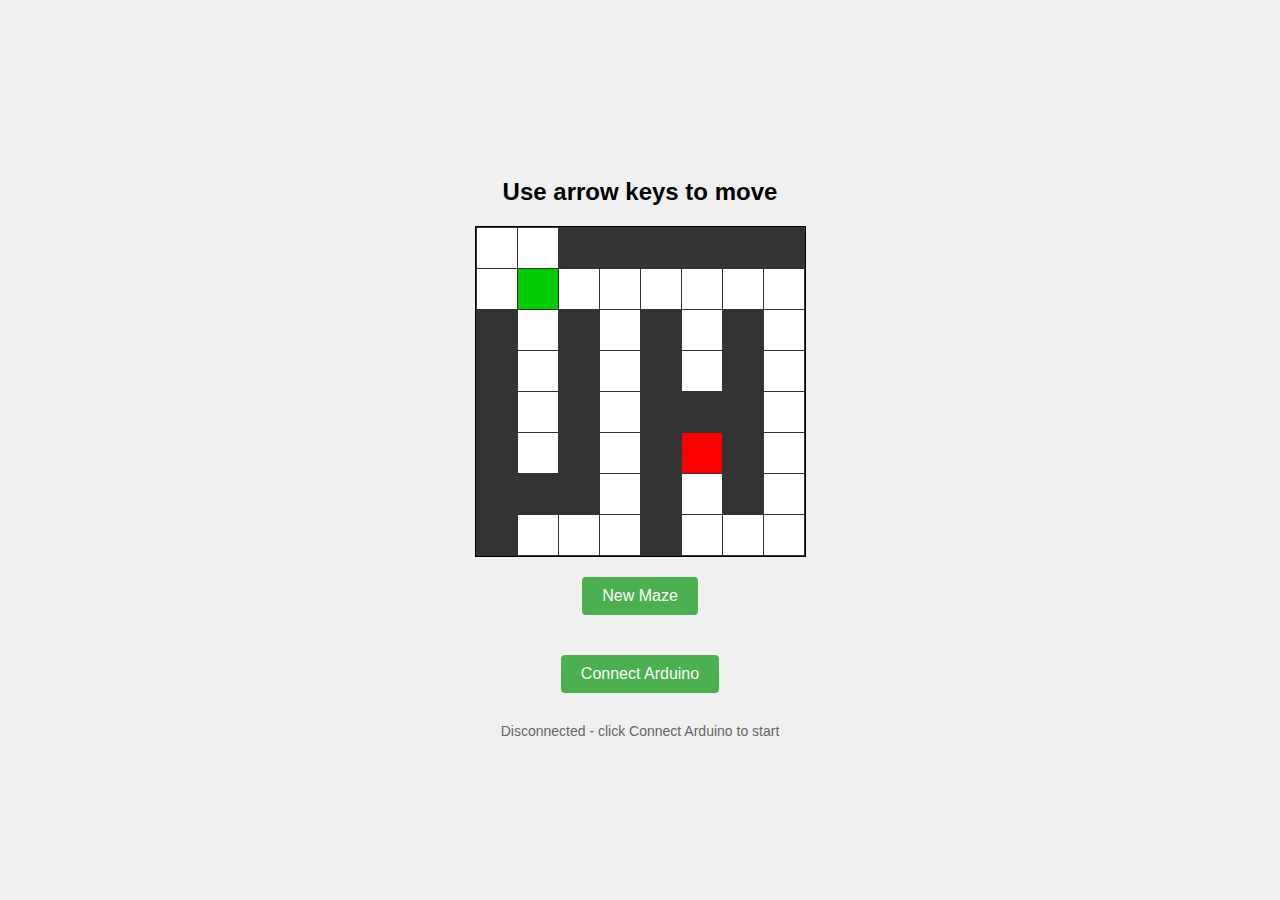
<file: frontend/index.html>
<!DOCTYPE html>
<html>
<head>
    <title>Maze Game</title>
    <style>
        body { margin: 0; display: flex; flex-direction: column; justify-content: center; align-items: center; height: 100vh; background: #f0f0f0; font-family: Arial, sans-serif; }
        h1 { margin-bottom: 20px; font-size: 24px; }
        #gameContainer { display: flex; flex-direction: column; align-items: center; }
        #maze { 
            display: grid; 
            grid-template-columns: repeat(8, 40px); 
            grid-template-rows: repeat(8, 40px);
            gap: 1px; 
            background: #333; 
            padding: 1px; 
            border: 1px solid #000;
        }
        .cell { 
            width: 40px; 
            height: 40px; 
            background: white; 
        }
        .wall { background: #333; }
        .player { 
            background: #00cc00; 
        }
        .end { 
            background: #ff0000; 
        }
        button { 
            display: block; 
            margin: 20px auto; 
            padding: 10px 20px; 
            background: #4CAF50; 
            color: white; 
            border: none; 
            border-radius: 4px; 
            cursor: pointer; 
            font-size: 16px;
        }
        button:hover {
            background: #45a049;
        }
        #status {
            margin-top: 10px;
            color: #666;
            font-size: 14px;
        }
    </style>
</head>
<body>
    <div id="gameContainer">
        <h1>Use arrow keys to move</h1>
        <div id="maze"></div>
        <button id="newMaze">New Maze</button>
        <button id="connectArduino">Connect Arduino</button>
        <div id="status">Disconnected - click Connect Arduino to start</div>
    </div>
    <script src="script.js"></script>
</body>
</html>
</file>
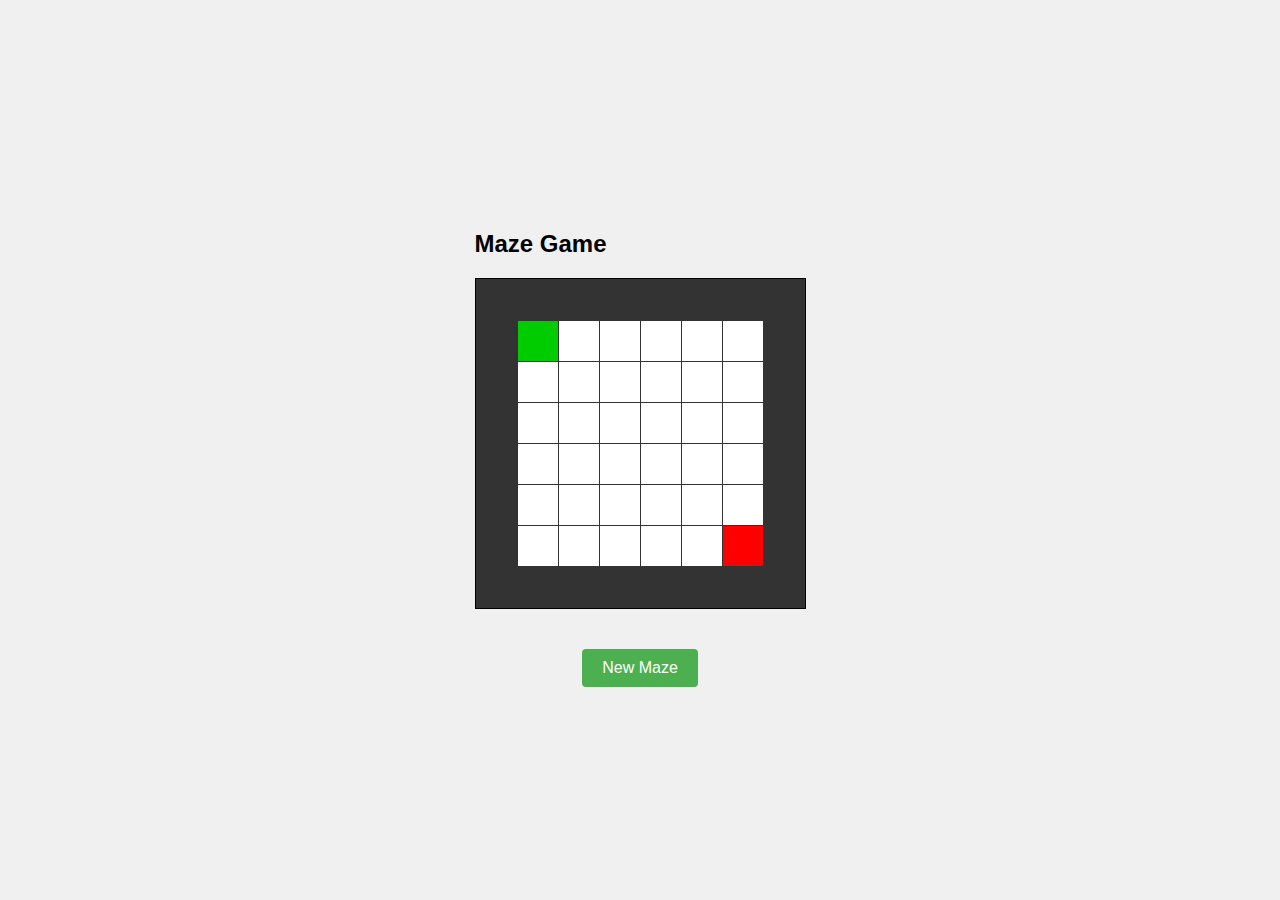
<file: standalone_maze.html>
<!DOCTYPE html>
<html>
<head>
    <title>Standalone Maze Game</title>
    <style>
        body { 
            margin: 0; 
            display: flex; 
            flex-direction: column; 
            justify-content: center; 
            align-items: center; 
            height: 100vh; 
            background: #f0f0f0; 
            font-family: Arial, sans-serif; 
        }
        h1 { margin-bottom: 20px; font-size: 24px; }
        #maze { 
            display: grid; 
            grid-template-columns: repeat(8, 40px); 
            grid-template-rows: repeat(8, 40px);
            gap: 1px; 
            background: #333; 
            padding: 1px; 
            border: 1px solid #000;
        }
        .cell { 
            width: 40px; 
            height: 40px; 
            background: white; 
        }
        .wall { background: #333; }
        .player { background: #00cc00; }
        .exit { background: #ff0000; }
        
        #new-maze-container {
            margin-top: 20px;
            text-align: center;
        }
        
        #new-maze {
            margin-top: 20px;
            padding: 10px 20px;
            font-size: 16px;
            background: #4CAF50;
            color: white;
            border: none;
            border-radius: 4px;
            cursor: pointer;
        }
    </style>
</head>
<body>
    <div id="gameContainer">
        <h1>Maze Game</h1>
        <div id="maze"></div>
        
        <div id="new-maze-container">
            <button id="new-maze">New Maze</button>
        </div>
    </div>

    <script>
        document.addEventListener('DOMContentLoaded', () => {
            const mazeEl = document.getElementById('maze');
            const newMazeBtn = document.getElementById('new-maze');
            
            let maze = [];
            let playerPos = {x: 1, y: 1};
            let exitPos = {x: 6, y: 6};
            
            // Generate initial maze
            generateMaze();
            
            // Set up controls
            newMazeBtn.addEventListener('click', generateMaze);
            
            // Keyboard controls
            document.addEventListener('keydown', (e) => {
                if (e.key === 'ArrowUp') movePlayer(0, -1);
                else if (e.key === 'ArrowDown') movePlayer(0, 1);
                else if (e.key === 'ArrowLeft') movePlayer(-1, 0);
                else if (e.key === 'ArrowRight') movePlayer(1, 0);
            });
            
            // Generate a maze using a simplified algorithm
            function generateMaze() {
                // Initialize maze with walls
                maze = Array(8).fill().map(() => Array(8).fill(1));
                
                // Set starting point and exit
                playerPos = {x: 1, y: 1};
                exitPos = {x: 6, y: 6};
                
                // Carve paths
                carvePath(1, 1);
                
                // Make sure exit is reachable
                ensurePathToExit();
                
                // Mark exit position
                maze[exitPos.y][exitPos.x] = 2;
                
                // Set starting point as path
                maze[playerPos.y][playerPos.x] = 0;
                
                renderMaze();
            }
            
            // Carve a random path through the maze
            function carvePath(x, y) {
                const directions = [
                    [0, -1], // up
                    [1, 0],  // right
                    [0, 1],  // down
                    [-1, 0]  // left
                ];
                
                // Shuffle directions
                directions.sort(() => Math.random() - 0.5);
                
                // Mark current cell as path
                maze[y][x] = 0;
                
                // Try each direction
                for (let [dx, dy] of directions) {
                    let newX = x + dx;
                    let newY = y + dy;
                    
                    // Check if this cell is valid and a wall
                    if (newX > 0 && newX < 7 && newY > 0 && newY < 7 && maze[newY][newX] === 1) {
                        // Convert two cells in this direction to paths
                        maze[newY][newX] = 0;
                        
                        // Recursively carve from new cell
                        carvePath(newX, newY);
                    }
                }
            }
            
            // Ensure there's a path to the exit
            function ensurePathToExit() {
                // Make sure there's a path to the exit
                for (let x = 1; x < exitPos.x; x++) {
                    if (Math.random() < 0.7) {
                        maze[1][x] = 0; // Create horizontal path
                    }
                }
                for (let y = 1; y < exitPos.y; y++) {
                    if (Math.random() < 0.7) {
                        maze[y][exitPos.x] = 0; // Create vertical path
                    }
                }
            }
            
            // Move the player
            function movePlayer(dx, dy) {
                let newX = playerPos.x + dx;
                let newY = playerPos.y + dy;
                
                // Check if move is valid (within bounds and not into a wall)
                if (newX >= 0 && newX < 8 && newY >= 0 && newY < 8 && maze[newY][newX] !== 1) {
                    playerPos.x = newX;
                    playerPos.y = newY;
                    
                    // Check if reached exit
                    if (newX === exitPos.x && newY === exitPos.y) {
                        // Player won
                        setTimeout(() => {
                            alert("You won! Generating new maze...");
                            generateMaze();
                        }, 100);
                    } else {
                        renderMaze();
                    }
                }
            }
            
            // Render the maze
            function renderMaze() {
                mazeEl.innerHTML = '';
                
                for (let y = 0; y < 8; y++) {
                    for (let x = 0; x < 8; x++) {
                        const cell = document.createElement('div');
                        cell.className = 'cell';
                        
                        // Player position
                        if (x === playerPos.x && y === playerPos.y) {
                            cell.classList.add('player');
                        }
                        // Exit position
                        else if (maze[y][x] === 2) {
                            cell.classList.add('exit');
                        }
                        // Wall
                        else if (maze[y][x] === 1) {
                            cell.classList.add('wall');
                        }
                        
                        mazeEl.appendChild(cell);
                    }
                }
            }
        });
    </script>
</body>
</html>
</file>
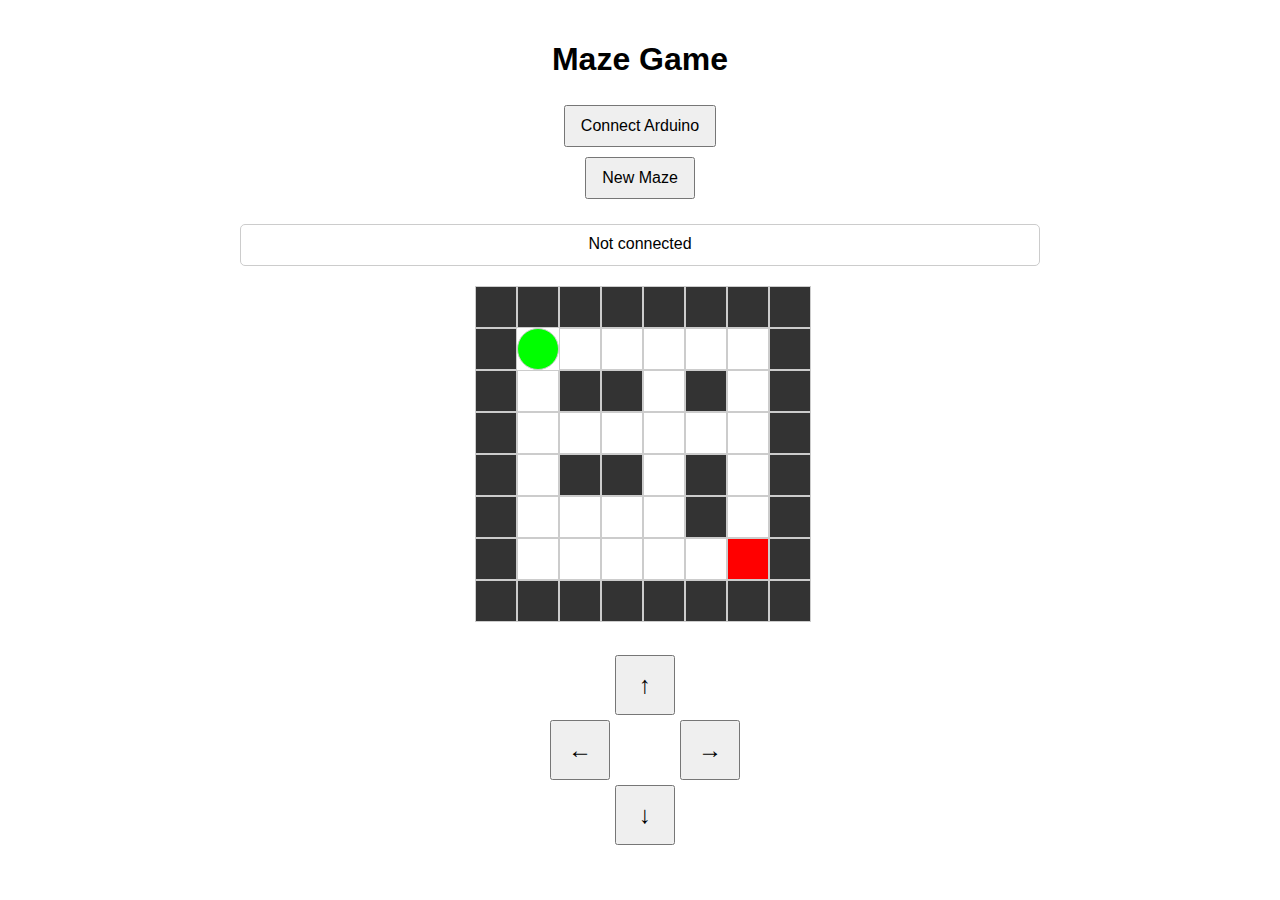
<file: frontend/simple_interface.html>
<!DOCTYPE html>
<html lang="en">
<head>
    <meta charset="UTF-8">
    <meta name="viewport" content="width=device-width, initial-scale=1.0">
    <title>Maze Game Controller</title>
    <style>
        body {
            font-family: Arial, sans-serif;
            max-width: 800px;
            margin: 0 auto;
            padding: 20px;
            text-align: center;
        }
        
        .grid {
            display: grid;
            grid-template-columns: repeat(8, 40px);
            grid-template-rows: repeat(8, 40px);
            gap: 2px;
            margin: 20px auto;
            width: 330px;
        }
        
        .cell {
            width: 40px;
            height: 40px;
            background-color: #eee;
            border: 1px solid #ccc;
        }
        
        .wall {
            background-color: #333;
        }
        
        .path {
            background-color: #fff;
        }
        
        .player {
            background-color: #00ff00;
            border-radius: 50%;
        }
        
        .exit {
            background-color: #ff0000;
        }
        
        .controls {
            margin: 20px 0;
            display: flex;
            flex-direction: column;
            align-items: center;
        }
        
        .arrows {
            display: grid;
            grid-template-columns: repeat(3, 60px);
            grid-template-rows: repeat(3, 60px);
            gap: 5px;
            margin: 10px 0;
        }
        
        button {
            padding: 10px 15px;
            margin: 5px;
            font-size: 16px;
            cursor: pointer;
        }
        
        .arrow-btn {
            width: 60px;
            height: 60px;
            font-size: 24px;
            font-weight: bold;
        }
        
        #status {
            margin: 20px 0;
            padding: 10px;
            border: 1px solid #ccc;
            border-radius: 5px;
            min-height: 20px;
        }
    </style>
</head>
<body>
    <h1>Maze Game</h1>
    
    <div class="controls">
        <button id="connectBtn">Connect Arduino</button>
        <button id="newMazeBtn">New Maze</button>
    </div>
    
    <div id="status">Not connected</div>
    
    <div class="grid" id="mazeGrid"></div>
    
    <div class="controls">
        <div class="arrows">
            <div></div>
            <button class="arrow-btn" id="upBtn">↑</button>
            <div></div>
            <button class="arrow-btn" id="leftBtn">←</button>
            <div></div>
            <button class="arrow-btn" id="rightBtn">→</button>
            <div></div>
            <button class="arrow-btn" id="downBtn">↓</button>
            <div></div>
        </div>
    </div>

    <script>
        // Game state
        const maze = [
            [0, 0, 0, 0, 0, 0, 0, 0],
            [0, 1, 1, 1, 1, 1, 1, 0],
            [0, 1, 0, 0, 1, 0, 1, 0],
            [0, 1, 1, 1, 1, 1, 1, 0],
            [0, 1, 0, 0, 1, 0, 1, 0],
            [0, 1, 1, 1, 1, 0, 1, 0],
            [0, 1, 1, 1, 1, 1, 1, 0],
            [0, 0, 0, 0, 0, 0, 0, 0]
        ];
        
        let playerX = 1;
        let playerY = 1;
        const exitX = 6;
        const exitY = 6;
        
        // Web Serial variables
        let port;
        let reader;
        let writer;
        let readLoopRunning = false;
        
        // DOM elements
        const statusEl = document.getElementById('status');
        const connectBtn = document.getElementById('connectBtn');
        const newMazeBtn = document.getElementById('newMazeBtn');
        const mazeGrid = document.getElementById('mazeGrid');
        const upBtn = document.getElementById('upBtn');
        const downBtn = document.getElementById('downBtn');
        const leftBtn = document.getElementById('leftBtn');
        const rightBtn = document.getElementById('rightBtn');
        
        // Create the maze grid
        function createMazeGrid() {
            mazeGrid.innerHTML = '';
            
            for (let y = 0; y < 8; y++) {
                for (let x = 0; x < 8; x++) {
                    const cell = document.createElement('div');
                    cell.className = 'cell';
                    
                    if (x === playerX && y === playerY) {
                        cell.classList.add('player');
                    } else if (x === exitX && y === exitY) {
                        cell.classList.add('exit');
                    } else if (maze[y][x] === 0) {
                        cell.classList.add('wall');
                    } else {
                        cell.classList.add('path');
                    }
                    
                    mazeGrid.appendChild(cell);
                }
            }
        }
        
        // Update player position
        function updatePlayerPosition() {
            const cells = document.querySelectorAll('.cell');
            cells.forEach(cell => cell.classList.remove('player'));
            
            const playerCell = cells[playerY * 8 + playerX];
            if (playerCell) {
                playerCell.classList.add('player');
            }
        }
        
        // Move player
        function movePlayer(direction) {
            if (!writer) {
                statusEl.textContent = 'Not connected to Arduino';
                return;
            }
            
            const encoder = new TextEncoder();
            writer.write(encoder.encode(`MOVE:${direction}\n`));
            statusEl.textContent = `Sent command: MOVE:${direction}`;
        }
        
        // Connect to Arduino
        async function connectArduino() {
            try {
                // Check if Web Serial API is supported
                if (!navigator.serial) {
                    statusEl.textContent = 'Web Serial API not supported. Use Chrome or Edge.';
                    return;
                }
                
                // Request port access
                port = await navigator.serial.requestPort();
                await port.open({ baudRate: 9600 });
                
                // Set up writer
                writer = port.writable.getWriter();
                
                // Set up reader
                startReadLoop();
                
                statusEl.textContent = 'Connected to Arduino';
                connectBtn.textContent = 'Disconnect';
                
                // Send ping to verify connection
                const encoder = new TextEncoder();
                writer.write(encoder.encode("PING\n"));
            } catch (error) {
                statusEl.textContent = `Error: ${error.message}`;
                console.error(error);
            }
        }
        
        // Start reading from Arduino
        async function startReadLoop() {
            if (readLoopRunning) return;
            
            readLoopRunning = true;
            
            while (port && port.readable && readLoopRunning) {
                reader = port.readable.getReader();
                
                try {
                    while (true) {
                        const { value, done } = await reader.read();
                        
                        if (done) {
                            break;
                        }
                        
                        // Process incoming data
                        const text = new TextDecoder().decode(value);
                        processArduinoData(text);
                    }
                } catch (error) {
                    console.error('Error reading from Arduino:', error);
                } finally {
                    reader.releaseLock();
                }
            }
            
            readLoopRunning = false;
        }
        
        // Process data from Arduino
        function processArduinoData(data) {
            console.log('From Arduino:', data);
            
            const lines = data.split('\n');
            
            for (const line of lines) {
                if (!line.trim()) continue;
                
                if (line.startsWith('READY:')) {
                    statusEl.textContent = 'Arduino is ready';
                }
                else if (line.startsWith('POS:')) {
                    const pos = line.substring(4).split(',');
                    if (pos.length === 2) {
                        playerX = parseInt(pos[0]);
                        playerY = parseInt(pos[1]);
                        updatePlayerPosition();
                    }
                }
                else if (line.startsWith('WIN:')) {
                    statusEl.textContent = 'You won! Player has been reset.';
                    playerX = 1;
                    playerY = 1;
                    updatePlayerPosition();
                }
                else if (line.startsWith('PONG')) {
                    statusEl.textContent = 'Arduino connection verified';
                }
            }
        }
        
        // Event listeners
        connectBtn.addEventListener('click', connectArduino);
        newMazeBtn.addEventListener('click', createMazeGrid);
        
        upBtn.addEventListener('click', () => movePlayer('UP'));
        downBtn.addEventListener('click', () => movePlayer('DOWN'));
        leftBtn.addEventListener('click', () => movePlayer('LEFT'));
        rightBtn.addEventListener('click', () => movePlayer('RIGHT'));
        
        // Keyboard controls
        document.addEventListener('keydown', (event) => {
            switch (event.key) {
                case 'ArrowUp':
                    movePlayer('UP');
                    break;
                case 'ArrowDown':
                    movePlayer('DOWN');
                    break;
                case 'ArrowLeft':
                    movePlayer('LEFT');
                    break;
                case 'ArrowRight':
                    movePlayer('RIGHT');
                    break;
            }
        });
        
        // Initialize
        createMazeGrid();
    </script>
</body>
</html>
</file>
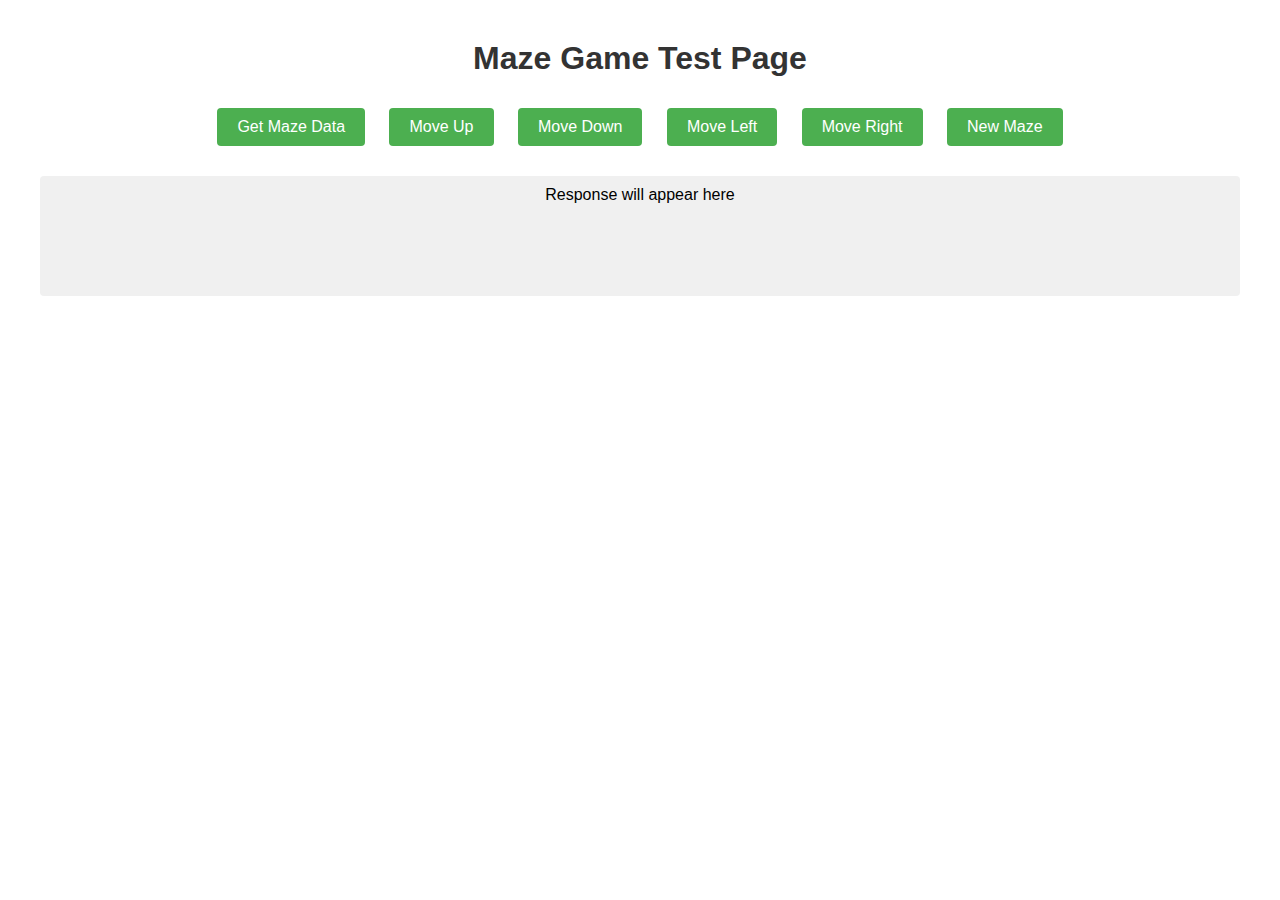
<file: frontend/test.html>
<!DOCTYPE html>
<html>
<head>
    <title>Test Page</title>
    <style>
        body {
            font-family: Arial, sans-serif;
            margin: 40px;
            text-align: center;
        }
        h1 {
            color: #333;
        }
        button {
            padding: 10px 20px;
            background-color: #4CAF50;
            color: white;
            border: none;
            border-radius: 4px;
            cursor: pointer;
            font-size: 16px;
            margin: 10px;
        }
        #response {
            margin-top: 20px;
            padding: 10px;
            background-color: #f0f0f0;
            border-radius: 4px;
            min-height: 100px;
        }
    </style>
</head>
<body>
    <h1>Maze Game Test Page</h1>
    <button id="getMaze">Get Maze Data</button>
    <button id="up">Move Up</button>
    <button id="down">Move Down</button>
    <button id="left">Move Left</button>
    <button id="right">Move Right</button>
    <button id="newMaze">New Maze</button>
    <div id="response">Response will appear here</div>

    <script>
        document.getElementById('getMaze').addEventListener('click', function() {
            fetch('/api/maze')
                .then(response => response.json())
                .then(data => {
                    document.getElementById('response').innerText = JSON.stringify(data, null, 2);
                })
                .catch(error => {
                    document.getElementById('response').innerText = 'Error: ' + error;
                });
        });

        document.getElementById('up').addEventListener('click', function() {
            movePlayer('up');
        });

        document.getElementById('down').addEventListener('click', function() {
            movePlayer('down');
        });

        document.getElementById('left').addEventListener('click', function() {
            movePlayer('left');
        });

        document.getElementById('right').addEventListener('click', function() {
            movePlayer('right');
        });

        document.getElementById('newMaze').addEventListener('click', function() {
            fetch('/api/new_maze', { method: 'POST' })
                .then(response => response.json())
                .then(data => {
                    document.getElementById('response').innerText = JSON.stringify(data, null, 2);
                })
                .catch(error => {
                    document.getElementById('response').innerText = 'Error: ' + error;
                });
        });

        function movePlayer(direction) {
            fetch('/api/move?direction=' + direction, { method: 'POST' })
                .then(response => response.json())
                .then(data => {
                    document.getElementById('response').innerText = JSON.stringify(data, null, 2);
                })
                .catch(error => {
                    document.getElementById('response').innerText = 'Error: ' + error;
                });
        }
    </script>
</body>
</html>
</file>
